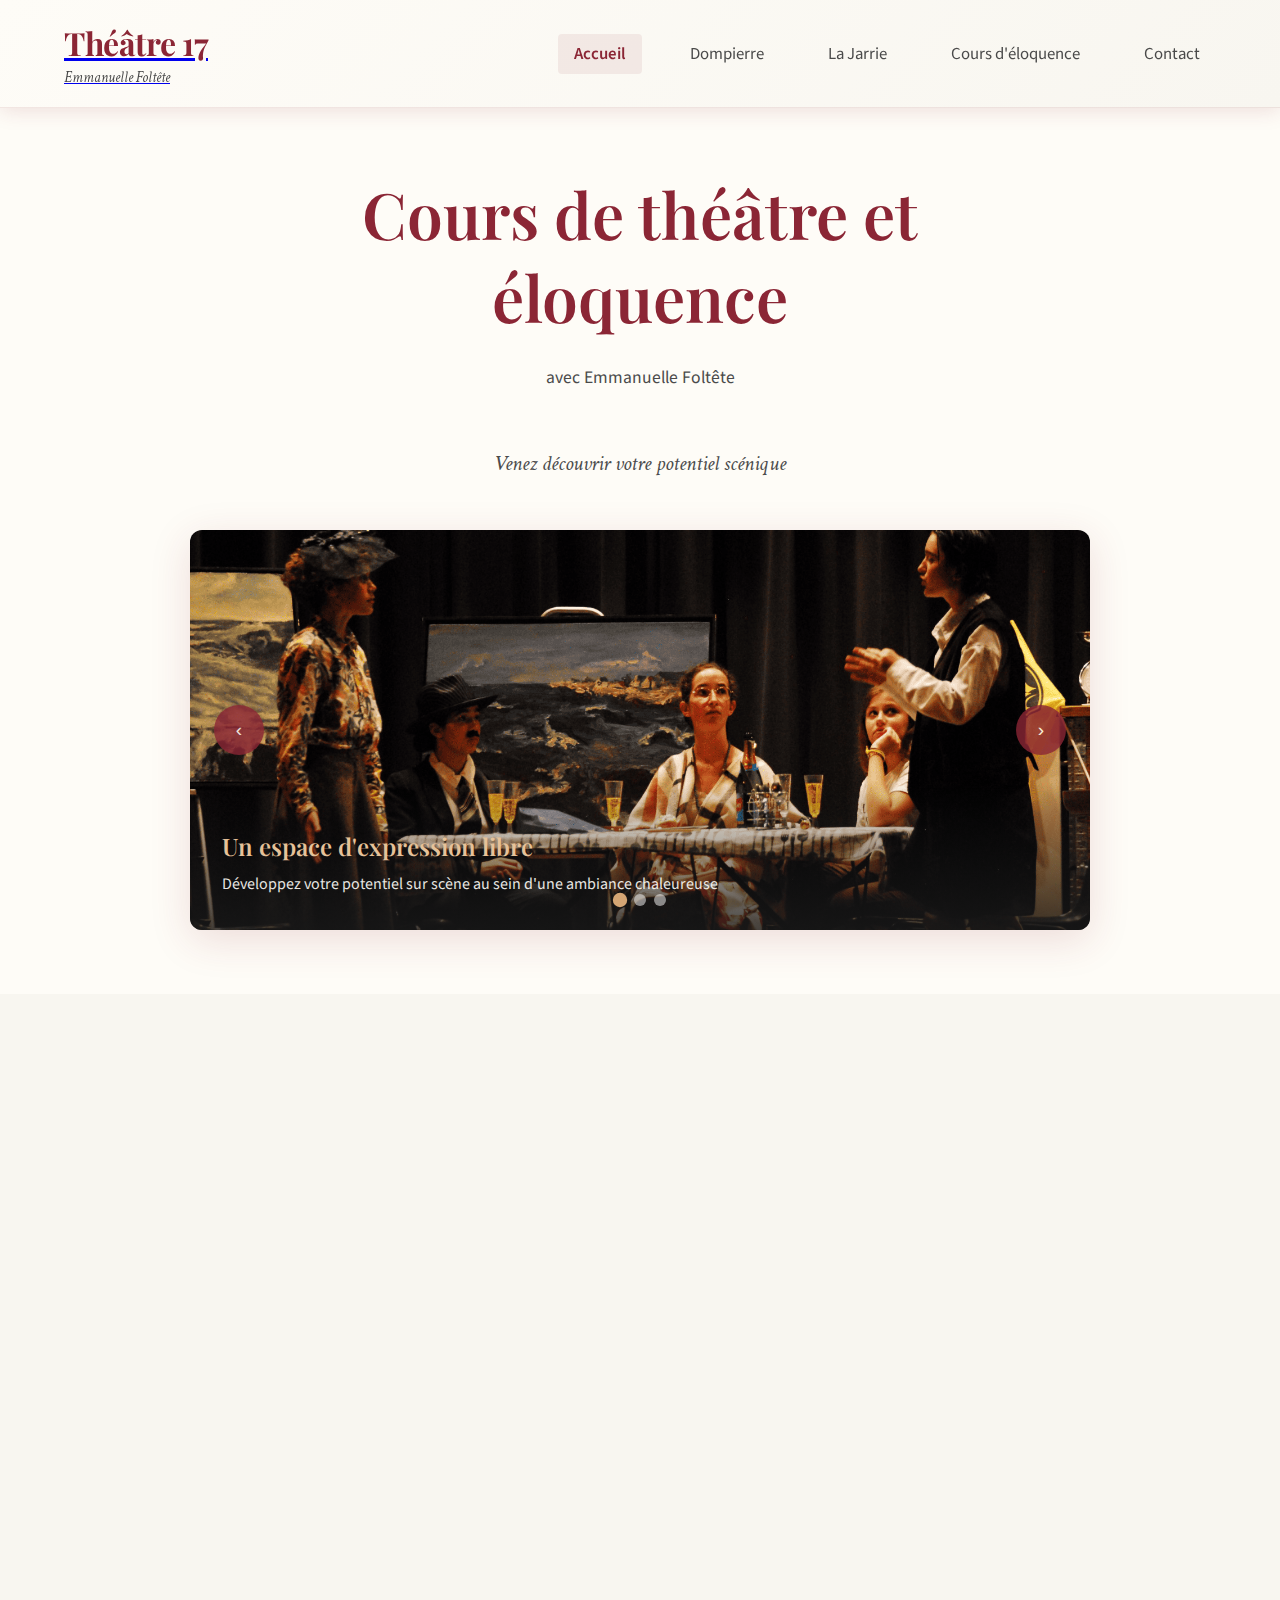
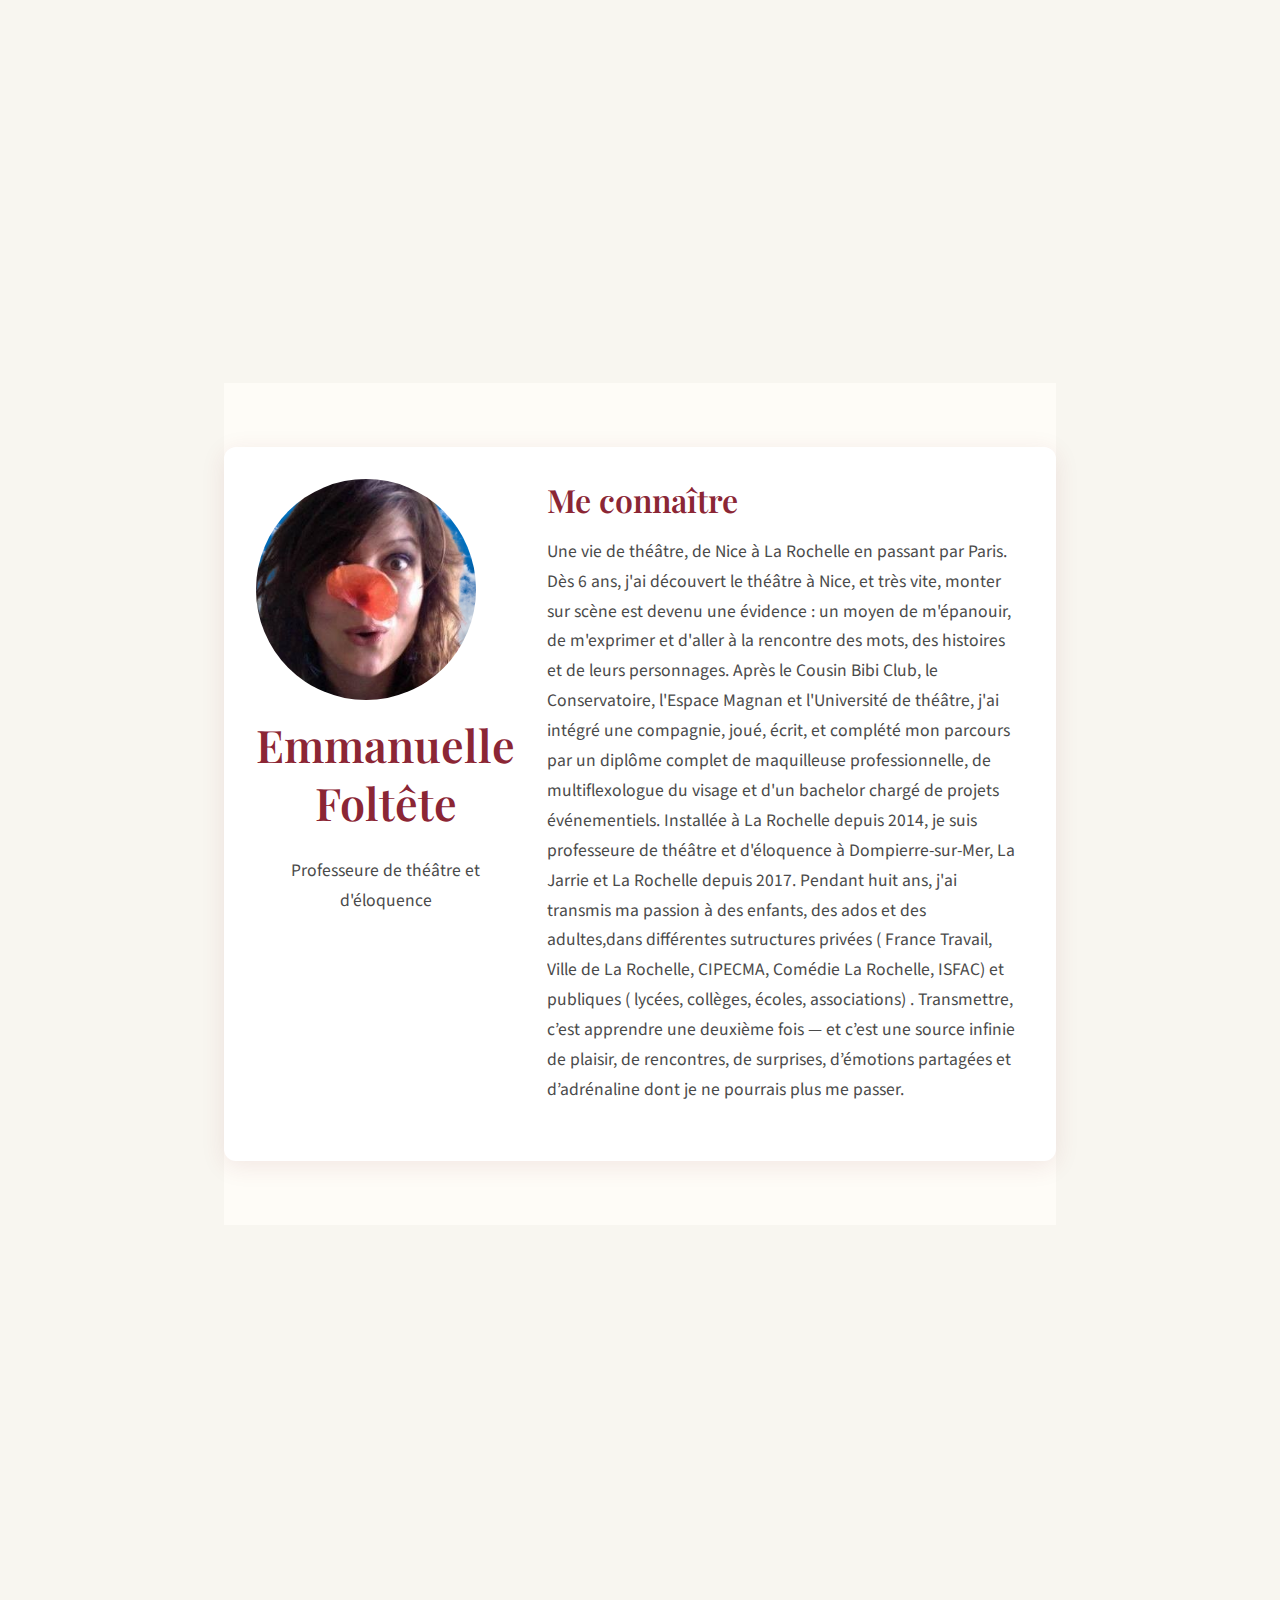
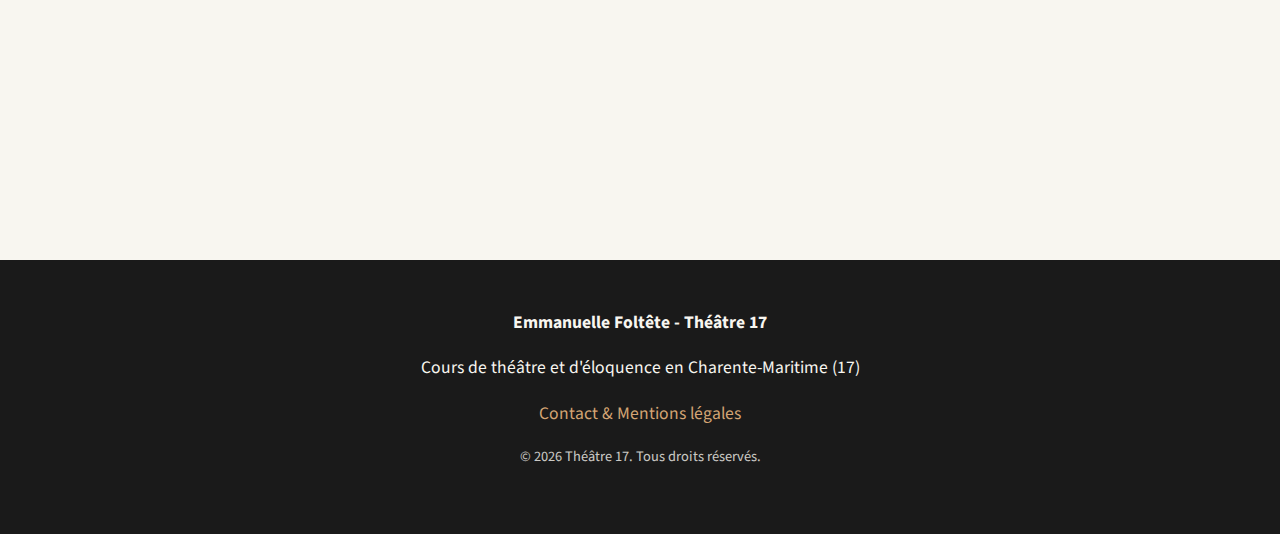
<file: index.html>
<!DOCTYPE html>
<html lang="fr">
<head>
    <meta charset="UTF-8">
    <meta name="viewport" content="width=device-width, initial-scale=1.0">
    <meta name="description" content="Cours de théâtre et d'éloquence avec Emmanuelle Foltête. Découvrez l'art du théâtre moderne à La Rochelle, Dompierre-sur-Mer, La Jarrie et alentours. Inscriptions ouvertes">
    <meta name="keywords" content="cours de théâtre La Rochelle, cours d'éloquence La Rochelle, théâtre Dompierre-sur-Mer, théâtre La Jarrie, théâtre Puilboreau, Emmanuelle Foltête, cours théâtre Charente-Maritime">
    <meta name="author" content="Emmanuelle Foltête">
    <meta name="robots" content="index, follow">	
    
    <!-- Open Graph -->
    <meta property="og:title" content="Théâtre 17 - Cours de théâtre et d'éloquence - Emmanuelle Foltête">
    <meta property="og:description" content="Découvrez l'art du théâtre moderne avec Emmanuelle Foltête. Cours pour tous niveaux à La Rochelle et environs.">
    <meta property="og:type" content="website">
    <meta property="og:url" content="https://theatre17.fr">
    
    <!-- Twitter Card -->
    <meta name="twitter:card" content="summary">
    <meta name="twitter:title" content="Théâtre 17 - Cours de théâtre et d'éloquence">
    <meta name="twitter:description" content="Cours de théâtre moderne avec Emmanuelle Foltête à La Rochelle et alentours.">
    
    <title>Théâtre 17 - Cours de théâtre et d'éloquence | Emmanuelle Foltête | La Rochelle</title>
    
    <!-- Favicon -->
    <link rel="apple-touch-icon" sizes="180x180" href="/favicon/apple-touch-icon.png">
    <link rel="icon" type="image/png" sizes="32x32" href="/favicon/favicon-32x32.png">
    <link rel="icon" type="image/png" sizes="16x16" href="/favicon/favicon-16x16.png">
    <link rel="manifest" href="/favicon/site.webmanifest">

    <!-- Fonts -->
    <link rel="preconnect" href="https://fonts.googleapis.com">
    <link rel="preconnect" href="https://fonts.gstatic.com" crossorigin>
    <link href="https://fonts.googleapis.com/css2?family=Playfair+Display:wght@400;600;700&family=Source+Sans+Pro:wght@300;400;600&family=Crimson+Text:ital,wght@0,400;0,600;1,400&display=swap" rel="stylesheet">
    
    <!-- Styles -->
    <link rel="stylesheet" href="css/style.css">
</head>
<body>
    <!-- Header -->
    <header>
        <div class="container">
            <div class="header-content">
                <a href="index.html" class="logo">
                    <span class="logo-text">Théâtre 17</span>
                    <span class="logo-subtitle">Emmanuelle Foltête</span>
                </a>
                
                <nav>
                    <button class="menu-toggle" aria-label="Menu">☰</button>
                    <ul>
                        <li><a href="index.html" class="active">Accueil</a></li>
                        <li><a href="dompierre.html">Dompierre</a></li>
                        <li><a href="la-jarrie.html">La Jarrie</a></li>
                        <li><a href="eloquence.html">Cours d'éloquence</a></li>
                        <li><a href="contact.html">Contact</a></li>
                    </ul>
                </nav>
            </div>
        </div>
    </header>

    <!-- Hero  -->
    <section class="hero">
        <div class="container">
            <div class="hero-content fade-in-up">
                <h1>Cours de théâtre et éloquence</h1>
				<p>avec Emmanuelle Foltête</p><br />
                <p class="subtitle">Venez découvrir votre potentiel scénique</p>
            </div>

    <!-- Carrousel -->
            
            <div class="carousel fade-in-up">
                <div class="carousel-inner">
                    <div class="carousel-item">
                        <img src="img/theatre1.png" alt="Scène de théâtre moderne avec éclairage chaleureux">
                        <div class="carousel-caption">
                            <h3>Un espace d'expression libre</h3>
                            <p>Développez votre potentiel sur scène au sein d'une ambiance chaleureuse</p>
                        </div>
                    </div>
                    <div class="carousel-item">
                        <img src="img/theatre2.png" alt="Cours de théâtre avec des élèves">
                        <div class="carousel-caption">
                            <h3>Apprentissage collectif</h3>
                            <p>Cours adaptés à tous âges et tous niveaux. Enfants comme adultes</p>
                        </div>
                    </div>
                    <div class="carousel-item">
                        <img src="img/theatre3.png" alt="Texte de théâtre artistique">
                        <div class="carousel-caption">
                            <h3>Compétences</h3>
                            <p>Vous maîtriserez les techniques de diction, expression et jeu scénique</p>
                        </div>
                    </div>
                </div>
                
                <div class="carousel-controls">
                    <button class="carousel-control prev" aria-label="Précédent">‹</button>
                    <button class="carousel-control next" aria-label="Suivant">›</button>
                </div>
                
                <div class="carousel-indicators">
                    <span class="indicator active" data-slide="0"></span>
                    <span class="indicator" data-slide="1"></span>
                    <span class="indicator" data-slide="2"></span>
                </div>
            </div>
        </div>
    </section>

    <!-- Section Présentation -->
    <section class="presentation">
        <div class="container">
            <div class="section-header animate-on-scroll">
                <h2>Théâtre 17</h2>
                <p>Venez explorer l'art dramatique à travers des cours adaptés à tous les niveaux, des débutants aux confirmés.</p>
            </div>
            
            <div class="cards-grid">
                <div class="card animate-on-scroll">
                    <div class="card-image">
                        <img src="img/theatre2.png" alt="Apprentissage du théâtre">
                    </div>
                    <div class="card-content">
                        <h3>Cours de théâtre</h3>
                        <p>Développez votre expressivité, votre présence scénique et votre créativité à travers des exercices pratiques et des mises en scène collectives.</p>
                        <p><strong>Lieux :</strong> Dompierre-sur-Mer, La Jarrie</p>
                        <a href="dompierre.html" class="btn">Découvrir Dompierre</a> <br/>
                        <a href="la-jarrie.html" class="btn btn-secondary">Découvrir La Jarrie</a>
                    </div>
                </div>
                
                <div class="card animate-on-scroll">
                    <div class="card-image">
                        <img src="img/eloquence.png" alt="Cours d'éloquence">
                    </div>
                    <div class="card-content">
                        <h3>Cours d'éloquence</h3>
                        <p>Maîtrisez l'art de la prise de parole en public. Apprenez à communiquer avec assurance et impact dans toutes les situations professionnelles et personnelles.</p>
                        <p><strong>Lieu :</strong> Dompierre-sur-Mer</p>
                        <a href="eloquence.html" class="btn">S'inscrire</a>
                    </div>
                </div>
                
                <div class="card animate-on-scroll">
                    <div class="card-image">
                        <img src="img/theatre1.png" alt="Ateliers théâtre">
                    </div>
                    <div class="card-content">
                        <h3>Ateliers thématiques</h3>
                        <p>Contactez-nous pour créer un atelier sur mesure : improvisation, travail du corps, voix, texte classique ou contemporain. Tout s'apprend !</p>
                        <p><strong>Public :</strong> Enfants, adolescents, adultes, débutants et confirmés</p>
                        <a href="contact.html" class="btn">Contact</a>
                    </div>
                </div>
            </div>
        </div>
    </section>

    
    <!--Bloc Présentation Emmanuelle Foltête -->
    <section class="bio-section">
        <article class="card bio-card">
            <div class="card-content">
                <div class="bio-card__title">   
                    <img class="bio-card__image" src="img/moi.png" alt="Portrait d’Emmanuelle Foltête, professeure de théâtre et d'éloquence à La Rochelle, Dompierre-sur-Mer et La Jarrie">

                    <h2>Emmanuelle Foltête</h2>
                    <p class="subtitle">Professeure de théâtre et d'éloquence</p>

                </div>

                <div class="bio-card__text">
                    <h3>Me connaître</h3>
                    <p>
                        Une vie de théâtre, de Nice à La Rochelle en passant par Paris. <br />
                        Dès 6 ans, j'ai découvert le théâtre à Nice, et très vite, monter sur scène est devenu une évidence : un moyen de m'épanouir, de m'exprimer et d'aller à la rencontre des mots, des histoires et de leurs personnages.
                        Après le Cousin Bibi Club, le Conservatoire, l'Espace Magnan et l'Université de théâtre, j'ai intégré une compagnie, joué, écrit, et complété mon parcours par un diplôme complet de maquilleuse professionnelle, de multiflexologue du visage et d'un bachelor chargé de projets événementiels.
                        Installée à La Rochelle depuis 2014, je suis professeure de théâtre et d'éloquence à Dompierre‑sur‑Mer, La Jarrie et La Rochelle depuis 2017. Pendant huit ans, j'ai transmis ma passion à des enfants, des ados et des adultes,dans différentes sutructures privées ( France Travail, Ville de La Rochelle, CIPECMA, Comédie La Rochelle, ISFAC)  et publiques ( lycées, collèges, écoles, associations) .
                        Transmettre, c’est apprendre une deuxième fois — et c’est une source infinie de plaisir, de rencontres, de surprises, d’émotions partagées et d’adrénaline dont je ne pourrais plus me passer.
                    </p>
                </div>
            </div>
        </article>
    </section>

    <!-- Section Valeurs -->
    <section class="valeurs">
        <div class="container">
            <div class="section-header animate-on-scroll">
                <h2>Nous rejoindre vous intéresse ?</h2>
                <p>Intégrez des cours avec l'humain au coeur de chaque séance. Faisant du développement personnel et du lien social notre première richesse.</p>
            </div>
            
            <div class="cards-grid">
                <div class="card animate-on-scroll">
                    <div class="card-content">
                        <h3>Confiance en soi</h3>
                        <p>Apprenez à vous exprimer avec assurance, développez votre présence et votre impact personnel. Le théâtre vous aide à surmonter la timidité et à oser vous montrer.</p>
                    </div>
                </div>
                
                <div class="card animate-on-scroll">
                    <div class="card-content">
                        <h3>Créativité</h3>
                        <p>Développez votre imagination et votre capacité à créer des personnages, des situations, des émotions. Explorez de nouvelles facettes de votre personnalité.</p>
                    </div>
                </div>
                
                <div class="card animate-on-scroll">
                    <div class="card-content">
                        <h3>Travail d'équipe</h3>
                        <p>Apprenez à écouter, à vous adapter, à collaborer. Le théâtre est une pratique collective qui forge des liens durables et développe l'empathie.</p>
                    </div>
                </div>
            </div>
        </div>
    </section>

    <!-- Footer -->
    <footer>
        <div class="container">
            <div class="footer-content">
                <p><strong>Emmanuelle Foltête - Théâtre 17</strong></p>
                <p>Cours de théâtre et d'éloquence en Charente-Maritime (17)</p>
                <p><a href="contact.html">Contact & Mentions légales</a></p>
                <p style="margin-top: 1rem; font-size: 0.9rem; opacity: 0.8;">
                    © 2026 Théâtre 17. Tous droits réservés.
                </p>
            </div>
        </div>
    </footer>

    <!-- Scripts -->
    <script src="js/main.js"></script>
</body>
</html>
</file>
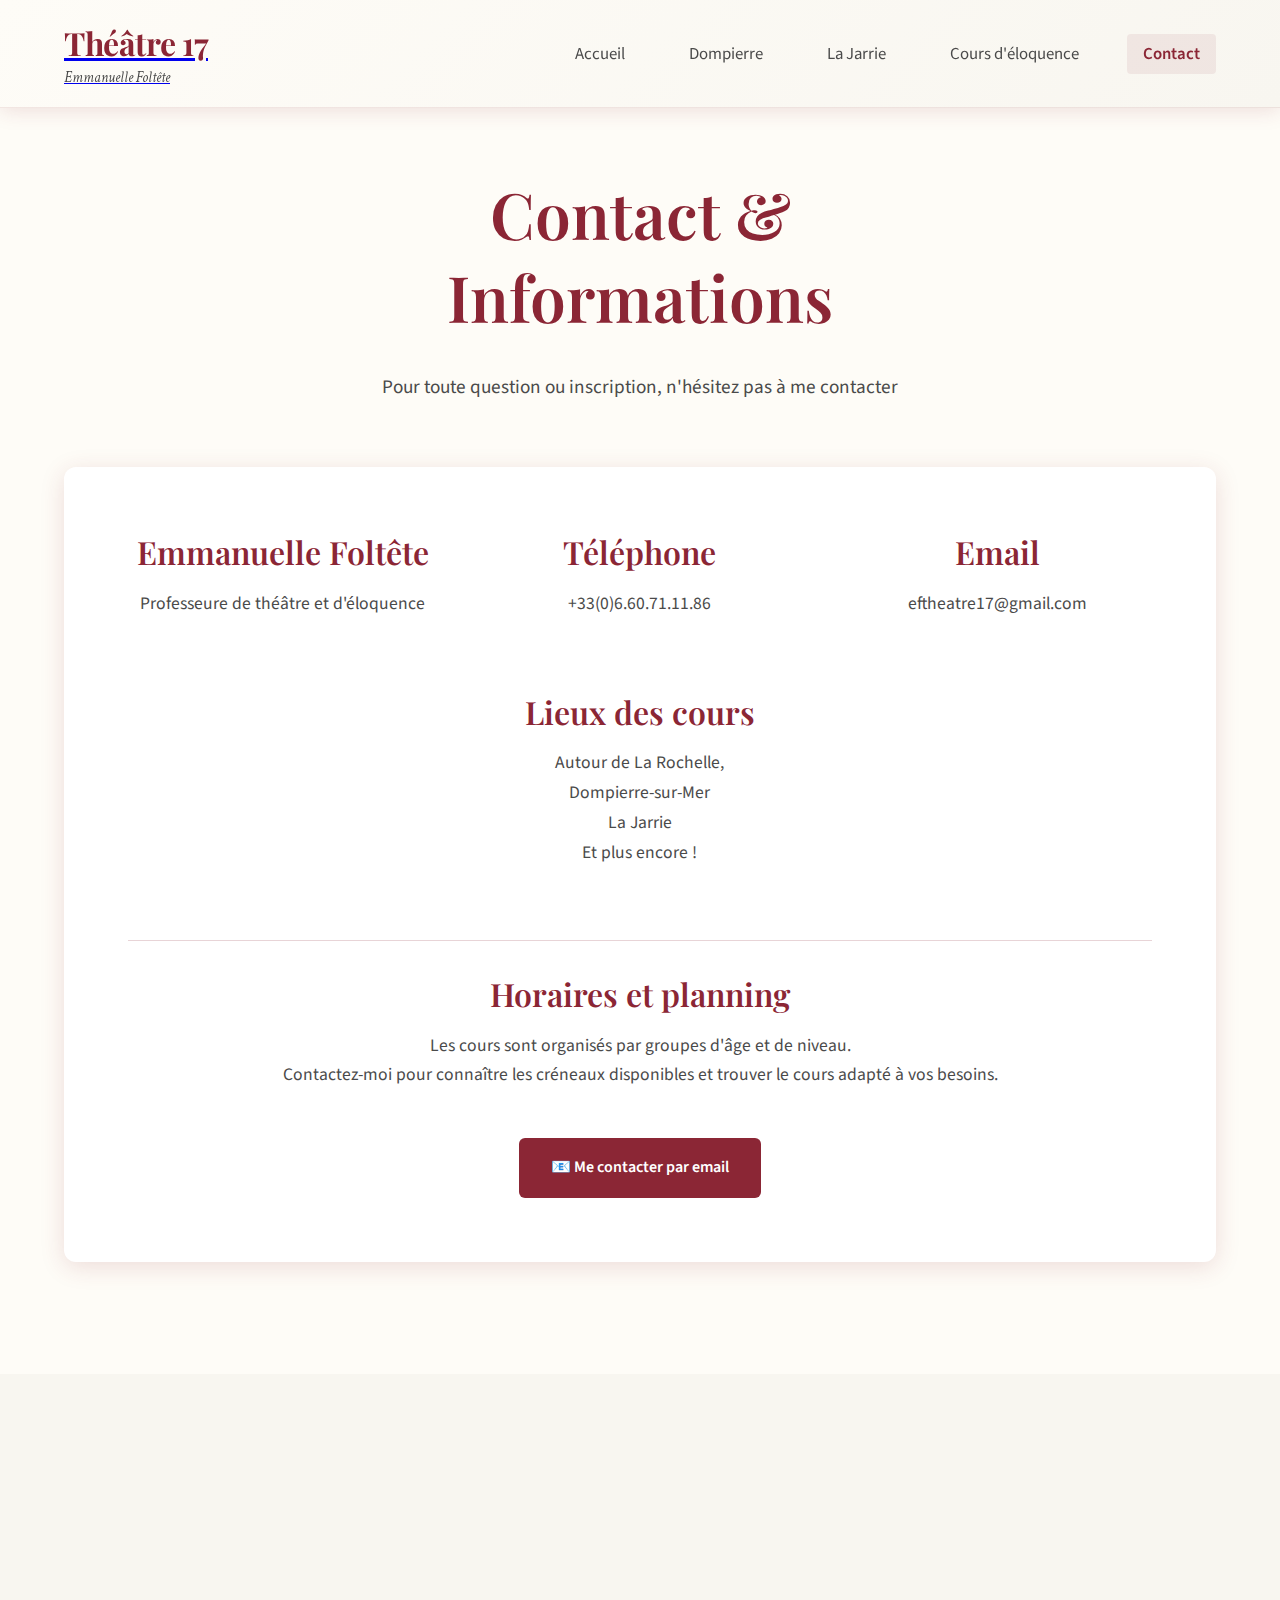
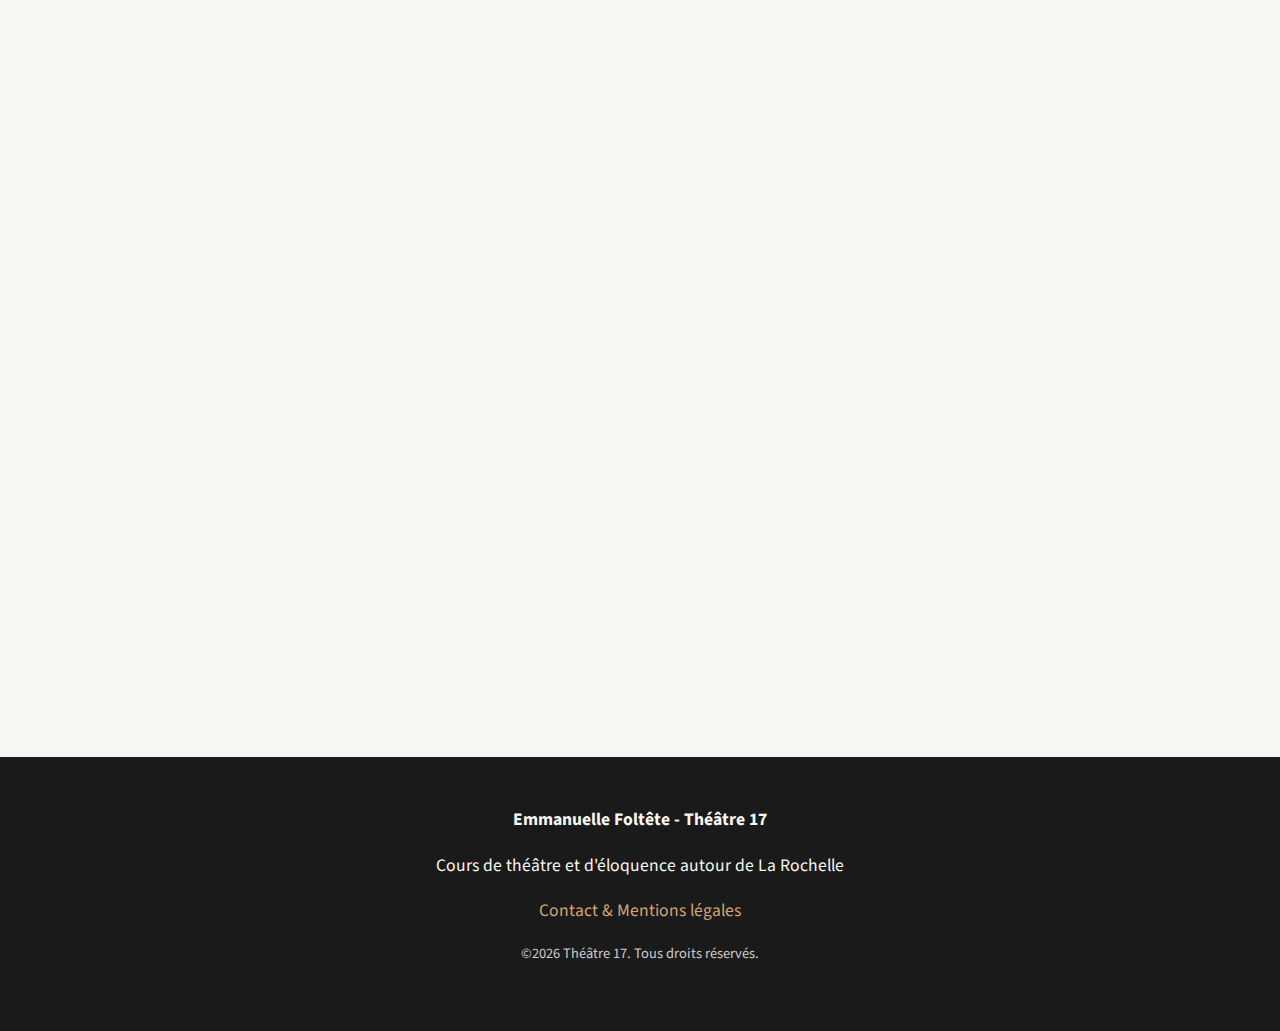
<file: contact.html>
<!DOCTYPE html>
<html lang="fr">
<head>
    <meta charset="UTF-8">
    <meta name="viewport" content="width=device-width, initial-scale=1.0">
    <meta name="description" content="Contactez Emmanuelle Foltête pour les cours de théâtre et d'éloquence autour de La Rochelle. Mentions légales du site Théâtre 17.">
    <meta name="keywords" content="contact Emmanuelle Foltête, cours théâtre La Rochelle contact, mentions légales theatre17">
    <meta name="author" content="Emmanuelle Foltête">
    <meta name="robots" content="index, follow">
    
    <!-- Open Graph -->
    <meta property="og:title" content="Contact & Mentions légales - Théâtre 17">
    <meta property="og:description" content="Contactez Emmanuelle Foltête pour les cours de théâtre et d'éloquence.">
    <meta property="og:type" content="website">
    <meta property="og:url" content="https://theatre17.fr/contact.html">
    
    <title>Contact & Mentions légales | Emmanuelle Foltête - Théâtre 17</title>
    
    <!-- Fonts -->
    <link rel="preconnect" href="https://fonts.googleapis.com">
    <link rel="preconnect" href="https://fonts.gstatic.com" crossorigin>
    <link href="https://fonts.googleapis.com/css2?family=Playfair+Display:wght@400;600;700&family=Source+Sans+Pro:wght@300;400;600&family=Crimson+Text:ital,wght@0,400;0,600;1,400&display=swap" rel="stylesheet">
    
    <!-- Styles -->
    <link rel="stylesheet" href="css/style.css">
</head>
<body>
    <!-- Header -->
    <header>
        <div class="container">
            <div class="header-content">
                <a href="index.html" class="logo">
                    <span class="logo-text">Théâtre 17</span>
                    <span class="logo-subtitle">Emmanuelle Foltête</span>
                </a>
                
                <nav>
                    <button class="menu-toggle" aria-label="Menu">☰</button>
                    <ul>
                        <li><a href="index.html">Accueil</a></li>
                        <li><a href="dompierre.html">Dompierre</a></li>
                        <li><a href="la-jarrie.html">La Jarrie</a></li>
                        <li><a href="eloquence.html">Cours d'éloquence</a></li>
                        <li><a href="contact.html" class="active">Contact</a></li>
                    </ul>
                </nav>
            </div>
        </div>
    </header>

    <!-- Contact Section -->
    <section style="padding: 4rem 0;">
        <div class="container">
            <div class="section-header animate-on-scroll">
                <h1>Contact & Informations</h1>
                <p>Pour toute question ou inscription, n'hésitez pas à me contacter</p>
            </div>
            
            <div class="contact-section animate-on-scroll">
                <div class="contact-info">
                    <div class="contact-item">
                        <h3>Emmanuelle Foltête</h3>
                        <p>Professeure de théâtre et d'éloquence</p>
                    </div>
                    
                    <div class="contact-item">
                        <h3>Téléphone</h3>
                        <p><a href="tel:+336660711186">+33(0)6.60.71.11.86</a></p>
                    </div>
                    
                    <div class="contact-item">
                        <h3>Email</h3>
                        <p><a href="mailto:eftheatre17@gmail.com">eftheatre17@gmail.com</a></p>
                    </div>
					
                    <div class="contact-item">
                        <h3></h3>
                        <p></p>
                    </div>
                    
                    <div class="contact-item">
                        <h3>Lieux des cours</h3>
                        <p>Autour de La Rochelle,<br>
                        Dompierre-sur-Mer<br>
                        La Jarrie<br>
						Et plus encore !</p>
                    </div>
                </div>
                
                <div style="text-align: center; margin-top: 3rem; padding-top: 2rem; border-top: 1px solid rgba(139, 38, 53, 0.2);">
                    <h3 style="margin-bottom: 1rem;">Horaires et planning</h3>
                    <p>Les cours sont organisés par groupes d'âge et de niveau. <br>
                    Contactez-moi pour connaître les créneaux disponibles et trouver le cours adapté à vos besoins.</p>
                    <a href="mailto:eftheatre17@gmail.com?subject=Demande d'information - Cours de théâtre" class="btn" style="margin-top: 1.5rem;">
                        📧 Me contacter par email
                    </a>
                </div>
            </div>
        </div>
    </section>

    <!-- Mentions Légales Section -->
    <section style="padding: 4rem 0; background: #f8f6f0;">
        <div class="container">
            <div class="section-header animate-on-scroll">
                <h2>Mentions légales</h2>
            </div>
            
            <div class="mentions-section animate-on-scroll">
                <h3>1. Éditeur du site</h3>
                <p>Le site internet <strong>theatre17.fr</strong> est édité par :</p>
                <p>
                    <strong>Emmanuelle Foltête</strong><br>
                    Professeure de théâtre et d'éloquence<br>
                    SIRET : 52107895600039<br>
                    Adresse : 17-19 rue de l'Atlas, 75019 Paris<br>
                    Téléphone : +33(0)6.60.71.11.86<br>
                    Email : eftheatre17@gmail.com
                </p>

                <h3>2. Hébergement</h3>
                <p>Le site est hébergé par :</p>
                <p>
					Le site <strong>theatre17.fr</strong> est hébergé par GitHub Pages, service de GitHub, Inc., situé au 88 3rd Street, San Francisco, CA 94103, États-Unis.<br>
					Le nom de domaine <strong>theatre17.fr</strong> est hébergé par GoDaddy.com, LLC, situé au 2150 East Warner Road, Tempe, AZ 85284, États-Unis.<br>
					Dir. de publication : Emmanuelle Foltete.<br>

                    FOLTETE EMMANUELLE SOPHIE<br>
                    17-19 rue de l'Atlas, 75019 Paris<br>
                </p>

                <h3>3. Propriété intellectuelle</h3>
                <p>
                    L'ensemble des contenus présents sur ce site (textes, images, logos, vidéos) est la propriété exclusive d'Emmanuelle Foltête ou de ses partenaires, sauf mention contraire.
                    Toute reproduction, distribution, modification ou extraction partielle ou complète du contenu de ce site est strictement interdite sans autorisation écrite préalable.
                </p>

                <h3>4. Collecte de données personnelles</h3>
                <p>
                    Conformément au Règlement Général sur la Protection des Données (RGPD), nous nous engageons à protéger les données personnelles collectées via ce site ou via les formulaires Google Forms intégrés.
                </p>
                <p>
                    Les données collectées (nom, prénom, email, téléphone) sont utilisées exclusivement dans le cadre de l'organisation des cours de théâtre et d'éloquence.
                    Elles ne sont en aucun cas cédées à des tiers.
                </p>
                <p>
                    Vous disposez d'un droit d'accès, de rectification, de suppression et de portabilité de vos données, ainsi que d'un droit d'opposition et de limitation du traitement.
                    Pour exercer ces droits, contactez-nous à l'adresse : eftheatre17@gmail.com
                </p>

                <h3>5. Cookies</h3>
                <p>
                    Ce site utilise des cookies nécessaires à son fonctionnement (navigation, préférences). Aucun cookie publicitaire ou de traçage n'est utilisé.
                    En naviguant sur ce site, vous acceptez l'utilisation de ces cookies.
                </p>

                <h3>6. Liens externes</h3>
                <p>
                    Le site peut contenir des liens vers des sites tiers. Emmanuelle Foltête décline toute responsabilité quant au contenu de ces sites externes.
                </p>

                <h3>7. Limitation de responsabilité</h3>
                <p>
                    Emmanuelle Foltête s'efforce de fournir des informations exactes et à jour sur ce site, mais ne peut garantir l'exactitude, la précision ou l'exhaustivité des informations mises à disposition.
                    L'utilisateur est invité à vérifier les informations auprès de l'éditeur.
                </p>

                <h3>8. Droit applicable</h3>
                <p>
                    Les présentes mentions légales sont soumises au droit français. En cas de litige, les tribunaux français seront seuls compétents.
                </p>

                <h3>9. Contact</h3>
                <p>
                    Pour toute question concernant ces mentions légales ou le site, vous pouvez nous contacter :<br>
                    📧 Email : <a href="mailto:eftheatre17@gmail.com">eftheatre17@gmail.com</a><br>
                    📞 Téléphone : <a href="tel:+33660711186">+33(0)6.60.71.11.86</a>
                </p>

                <p style="margin-top: 3rem; padding-top: 2rem; border-top: 1px solid rgba(139, 38, 53, 0.2); font-size: 0.9rem; color: #666; text-align: center;">
                    <em>Dernière mise à jour : 1er janvier 2026</em>
                </p>
            </div>
        </div>
    </section>

    <!-- Footer -->
    <footer>
        <div class="container">
            <div class="footer-content">
                <p><strong>Emmanuelle Foltête - Théâtre 17</strong></p>
                <p>Cours de théâtre et d'éloquence autour de La Rochelle</p>
                <p><a href="contact.html">Contact & Mentions légales</a></p>
                <p style="margin-top: 1rem; font-size: 0.9rem; opacity: 0.8;">
                    ©2026 Théâtre 17. Tous droits réservés.
                </p>
            </div>
        </div>
    </footer>

    <!-- Scripts -->
    <script src="js/main.js"></script>
</body>
</html>
</file>
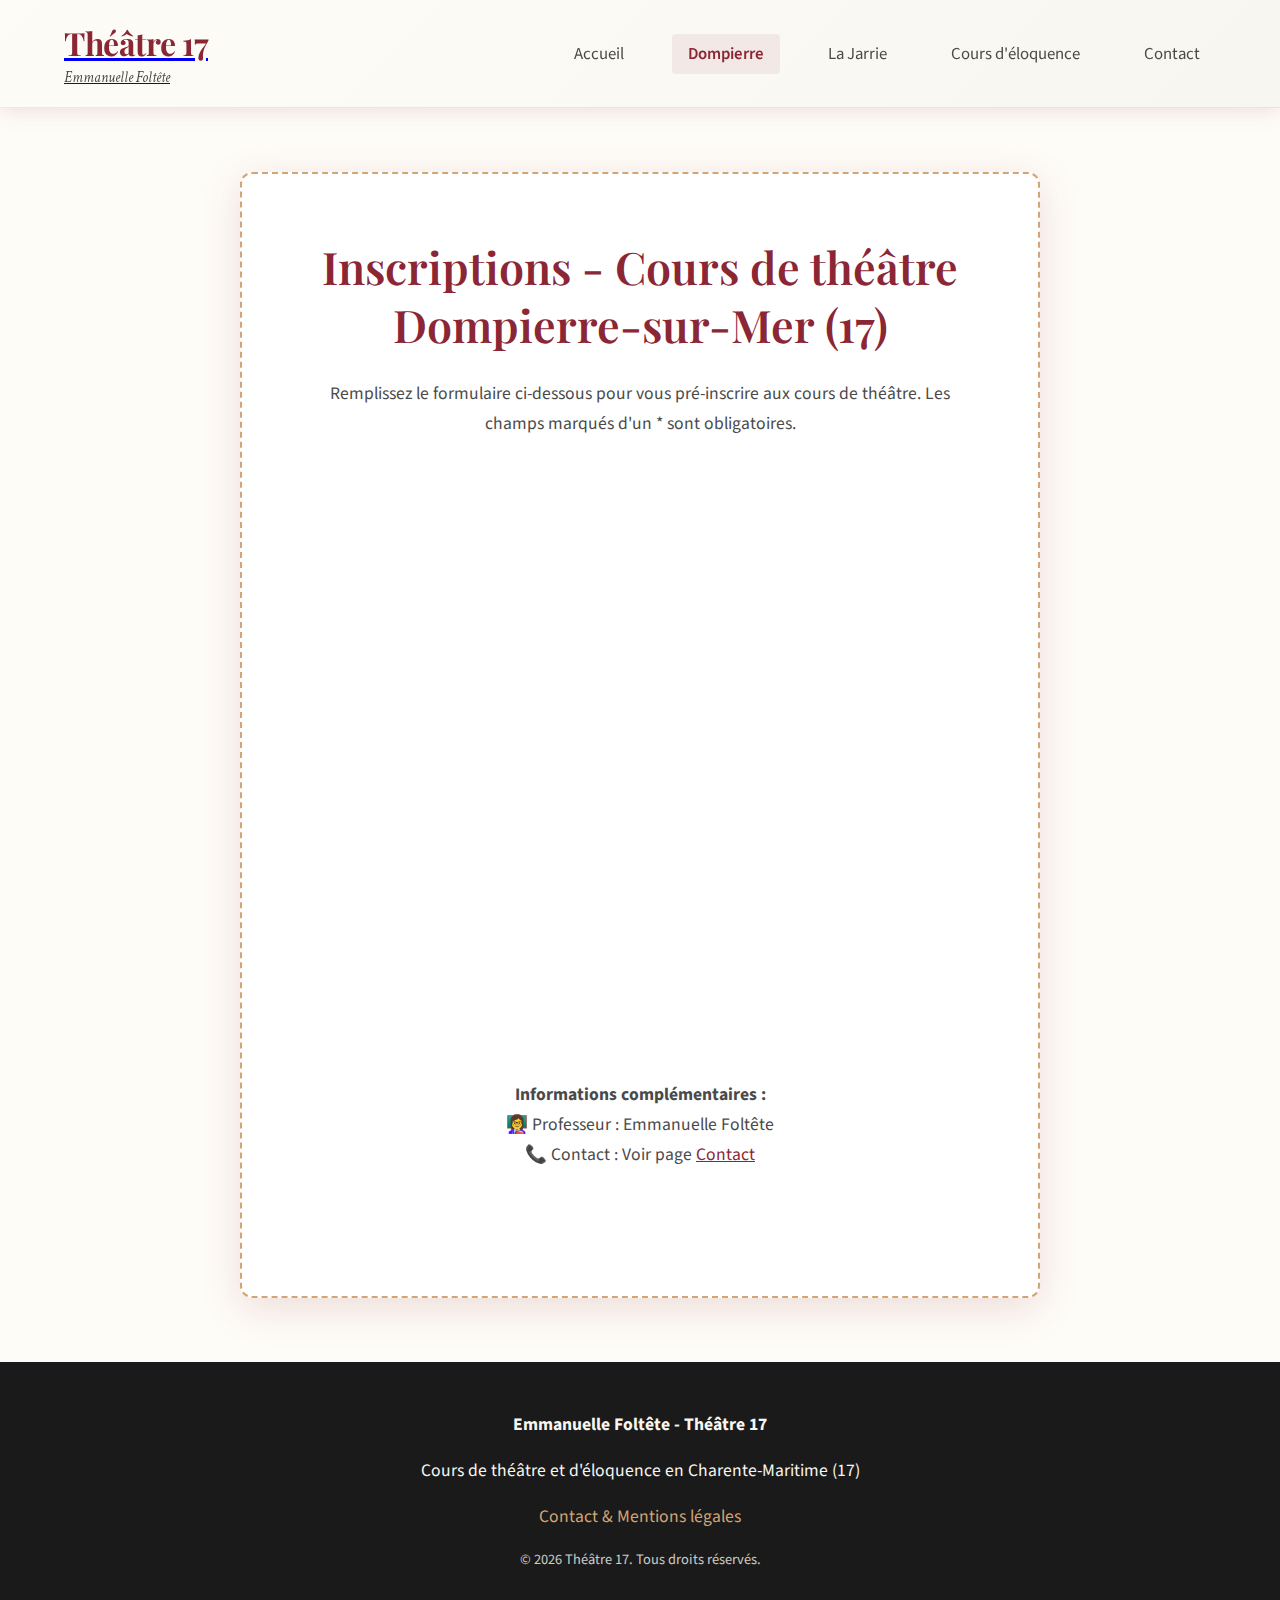
<file: dompierre.html>
<!DOCTYPE html>
<html lang="fr">
<head>
    <meta charset="UTF-8">
    <meta name="viewport" content="width=device-width, initial-scale=1.0">
    <meta name="description" content="Inscriptions aux cours de théâtre à Dompierre-sur-Mer avec Emmanuelle Foltête. Rejoignez nos ateliers théâtre dans un cadre chaleureux et professionnel.">
    <meta name="keywords" content="cours théâtre Dompierre-sur-Mer, inscription théâtre Dompierre, Emmanuelle Foltête Dompierre, atelier théâtre 17">
    <meta name="author" content="Emmanuelle Foltête">
    <meta name="robots" content="index, follow">
    
    <!-- Open Graph -->
    <meta property="og:title" content="Cours de théâtre Dompierre-sur-Mer - Inscriptions">
    <meta property="og:description" content="Inscrivez-vous aux cours de théâtre à Dompierre-sur-Mer avec Emmanuelle Foltête.">
    <meta property="og:type" content="website">
    <meta property="og:url" content="https://theatre17.fr/dompierre.html">
    
    <title>Cours de théâtre Dompierre-sur-Mer - Inscriptions | Emmanuelle Foltête</title>
    
    <!-- Fonts -->
    <link rel="preconnect" href="https://fonts.googleapis.com">
    <link rel="preconnect" href="https://fonts.gstatic.com" crossorigin>
    <link href="https://fonts.googleapis.com/css2?family=Playfair+Display:wght@400;600;700&family=Source+Sans+Pro:wght@300;400;600&family=Crimson+Text:ital,wght@0,400;0,600;1,400&display=swap" rel="stylesheet">
    
    <!-- Styles -->
    <link rel="stylesheet" href="css/style.css">
</head>
<body>
    <!-- Header -->
    <header>
        <div class="container">
            <div class="header-content">
                <a href="index.html" class="logo">
                    <span class="logo-text">Théâtre 17</span>
                    <span class="logo-subtitle">Emmanuelle Foltête</span>
                </a>
                
                <nav>
                    <button class="menu-toggle" aria-label="Menu">☰</button>
                    <ul>
                        <li><a href="index.html">Accueil</a></li>
                        <li><a href="dompierre.html" class="active">Dompierre</a></li>
                        <li><a href="la-jarrie.html">La Jarrie</a></li>
                        <li><a href="eloquence.html">Cours d'éloquence</a></li>
                        <li><a href="contact.html">Contact</a></li>
                    </ul>
                </nav>
            </div>
        </div>
    </header>

    <!-- Page Formulaire -->
    <section class="form-page">
        <div class="container">
            <div class="form-container">
                <div class="form-placeholder fade-in-up">
                    <h2>Inscriptions - Cours de théâtre<br />Dompierre-sur-Mer (17)</h2>
                    <p>Remplissez le formulaire ci-dessous pour vous pré-inscrire aux cours de théâtre. Les champs marqués d'un * sont obligatoires.</p>
					<iframe src="https://docs.google.com/forms/d/e/1FAIpQLScKDcb_SrY0PC1o8ZYGPuqf2GlbtAkU0VJZ6r3TB3fWLIXnVg/viewform?embedded=true" width="100%" height="600" frameborder="0" marginheight="0" marginwidth="0">Chargement…</iframe
                    
                    <p style="font-size: 0.9rem; color: #666; margin-top: 2rem;">
                        <strong>Informations complémentaires :</strong><br>
                        👩‍🏫 Professeur : Emmanuelle Foltête<br>
                        📞 Contact : Voir page <a href="contact.html" style="color: #8B2635;">Contact</a><br><br>
                    </p>
                </div>
            </div>
        </div>
    </section>

    <!-- Footer -->
    <footer>
        <div class="container">
            <div class="footer-content">
                <p><strong>Emmanuelle Foltête - Théâtre 17</strong></p>
                <p>Cours de théâtre et d'éloquence en Charente-Maritime (17)</p>
                <p><a href="contact.html">Contact & Mentions légales</a></p>
                <p style="margin-top: 1rem; font-size: 0.9rem; opacity: 0.8;">
                    © 2026 Théâtre 17. Tous droits réservés.
                </p>
            </div>
        </div>
    </footer>

    <!-- Scripts -->
    <script src="js/main.js"></script>
</body>
</html>
</file>
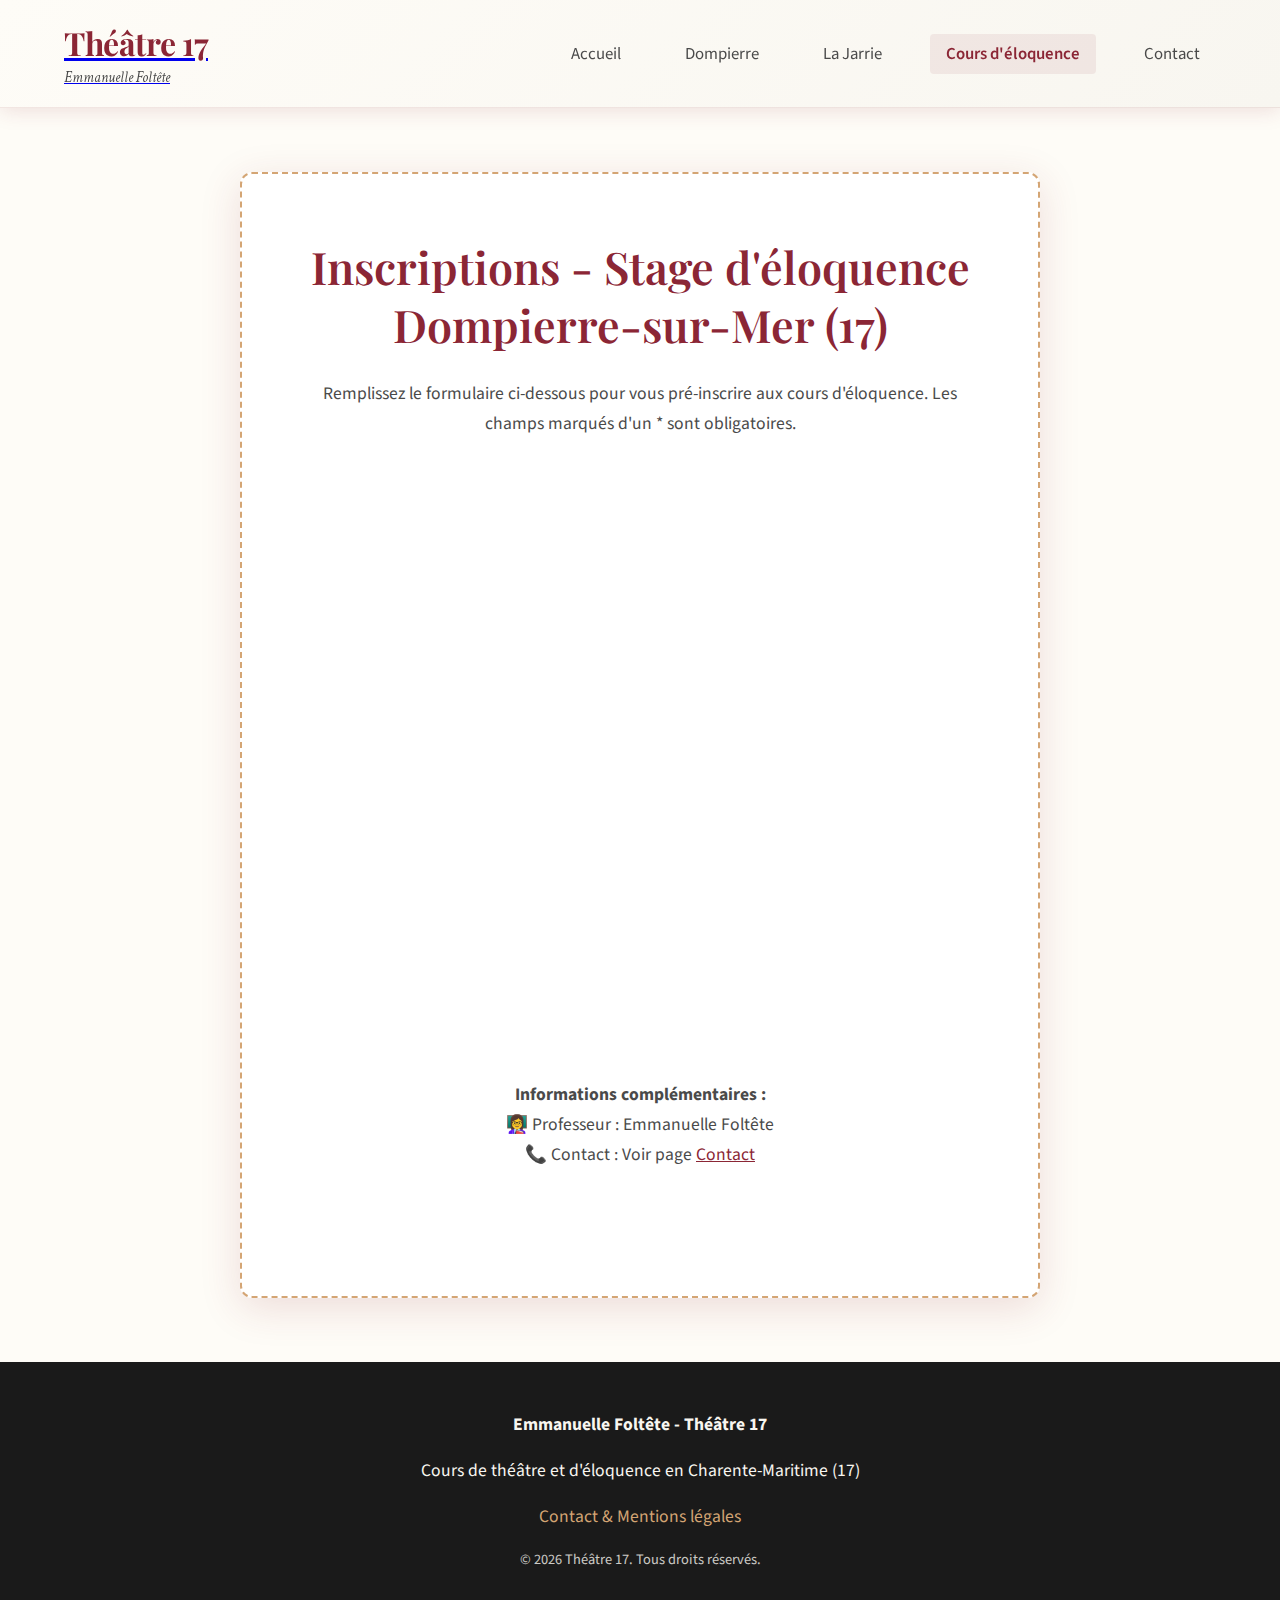
<file: eloquence.html>
<!DOCTYPE html>
<html lang="fr">
<head>
    <meta charset="UTF-8">
    <meta name="viewport" content="width=device-width, initial-scale=1.0">
    <meta name="description" content="Inscriptions aux cours d'éloquence à La Rochelle avec Emmanuelle Foltête. Apprenez l'art de la prise de parole en public avec assurance.">
    <meta name="keywords" content="cours éloquence La Rochelle, cours prise de parole La Rochelle, formation éloquence Charente-Maritime, Emmanuelle Foltête éloquence">
    <meta name="author" content="Emmanuelle Foltête">
    <meta name="robots" content="index, follow">
    
    <!-- Open Graph -->
    <meta property="og:title" content="Stage d'éloquence - Inscriptions">
    <meta property="og:description" content="Inscrivez-vous aux cours d'éloquence à La Rochelle avec Emmanuelle Foltête. Maîtrisez l'art de la prise de parole.">
    <meta property="og:type" content="website">
    <meta property="og:url" content="https://theatre17.fr/eloquence.html">
    
    <title>Cours d'éloquence - Préinscription | Emmanuelle Foltête</title>
    
    <!-- Favicon -->
    <link rel="apple-touch-icon" sizes="180x180" href="/apple-touch-icon.png">
    <link rel="icon" type="image/png" sizes="32x32" href="/favicon-32x32.png">
    <link rel="icon" type="image/png" sizes="16x16" href="/favicon-16x16.png">
    <link rel="manifest" href="/site.webmanifest">

    <!-- Fonts -->
    <link rel="preconnect" href="https://fonts.googleapis.com">
    <link rel="preconnect" href="https://fonts.gstatic.com" crossorigin>
    <link href="https://fonts.googleapis.com/css2?family=Playfair+Display:wght@400;600;700&family=Source+Sans+Pro:wght@300;400;600&family=Crimson+Text:ital,wght@0,400;0,600;1,400&display=swap" rel="stylesheet">
    
    <!-- Styles -->
    <link rel="stylesheet" href="css/style.css">
</head>
<body>
    <!-- Header -->
    <header>
        <div class="container">
            <div class="header-content">
                <a href="index.html" class="logo">
                    <span class="logo-text">Théâtre 17</span>
                    <span class="logo-subtitle">Emmanuelle Foltête</span>
                </a>
                
                <nav>
                    <button class="menu-toggle" aria-label="Menu">☰</button>
                    <ul>
                        <li><a href="index.html">Accueil</a></li>
                        <li><a href="dompierre.html">Dompierre</a></li>
                        <li><a href="la-jarrie.html">La Jarrie</a></li>
                        <li><a href="eloquence.html" class="active">Cours d'éloquence</a></li>
                        <li><a href="contact.html">Contact</a></li>
                    </ul>
                </nav>
            </div>
        </div>
    </header>

    <!-- Page Formulaire -->
    <section class="form-page">
        <div class="container">
            <div class="form-container">
                <div class="form-placeholder fade-in-up">
                    <h2>Inscriptions - Stage d'éloquence<br />Dompierre-sur-Mer (17)</h2>
                    <p>Remplissez le formulaire ci-dessous pour vous pré-inscrire aux cours d'éloquence. Les champs marqués d'un * sont obligatoires.</p>
					<iframe src="https://docs.google.com/forms/d/e/1FAIpQLSekTxzmU3o4qataYryi6I_Kkjj0RHyLbMBeatTYdtPjiJEEjQ/viewform?embedded=true" width="100%" height="600" frameborder="0" marginheight="0" marginwidth="0">Chargement…</iframe
                    
                    <p style="font-size: 0.9rem; color: #666; margin-top: 2rem;">
                        <strong>Informations complémentaires :</strong><br>
                        👩‍🏫 Professeur : Emmanuelle Foltête<br>
                        📞 Contact : Voir page <a href="contact.html" style="color: #8B2635;">Contact</a><br><br>
                    </p>
                </div>
            </div>
        </div>
    </section>

    <!-- Footer -->
    <footer>
        <div class="container">
            <div class="footer-content">
                <p><strong>Emmanuelle Foltête - Théâtre 17</strong></p>
                <p>Cours de théâtre et d'éloquence en Charente-Maritime (17)</p>
                <p><a href="contact.html">Contact & Mentions légales</a></p>
                <p style="margin-top: 1rem; font-size: 0.9rem; opacity: 0.8;">
                    © 2026 Théâtre 17. Tous droits réservés.
                </p>
            </div>
        </div>
    </footer>

    <!-- Scripts -->
    <script src="js/main.js"></script>
</body>
</html>
</file>
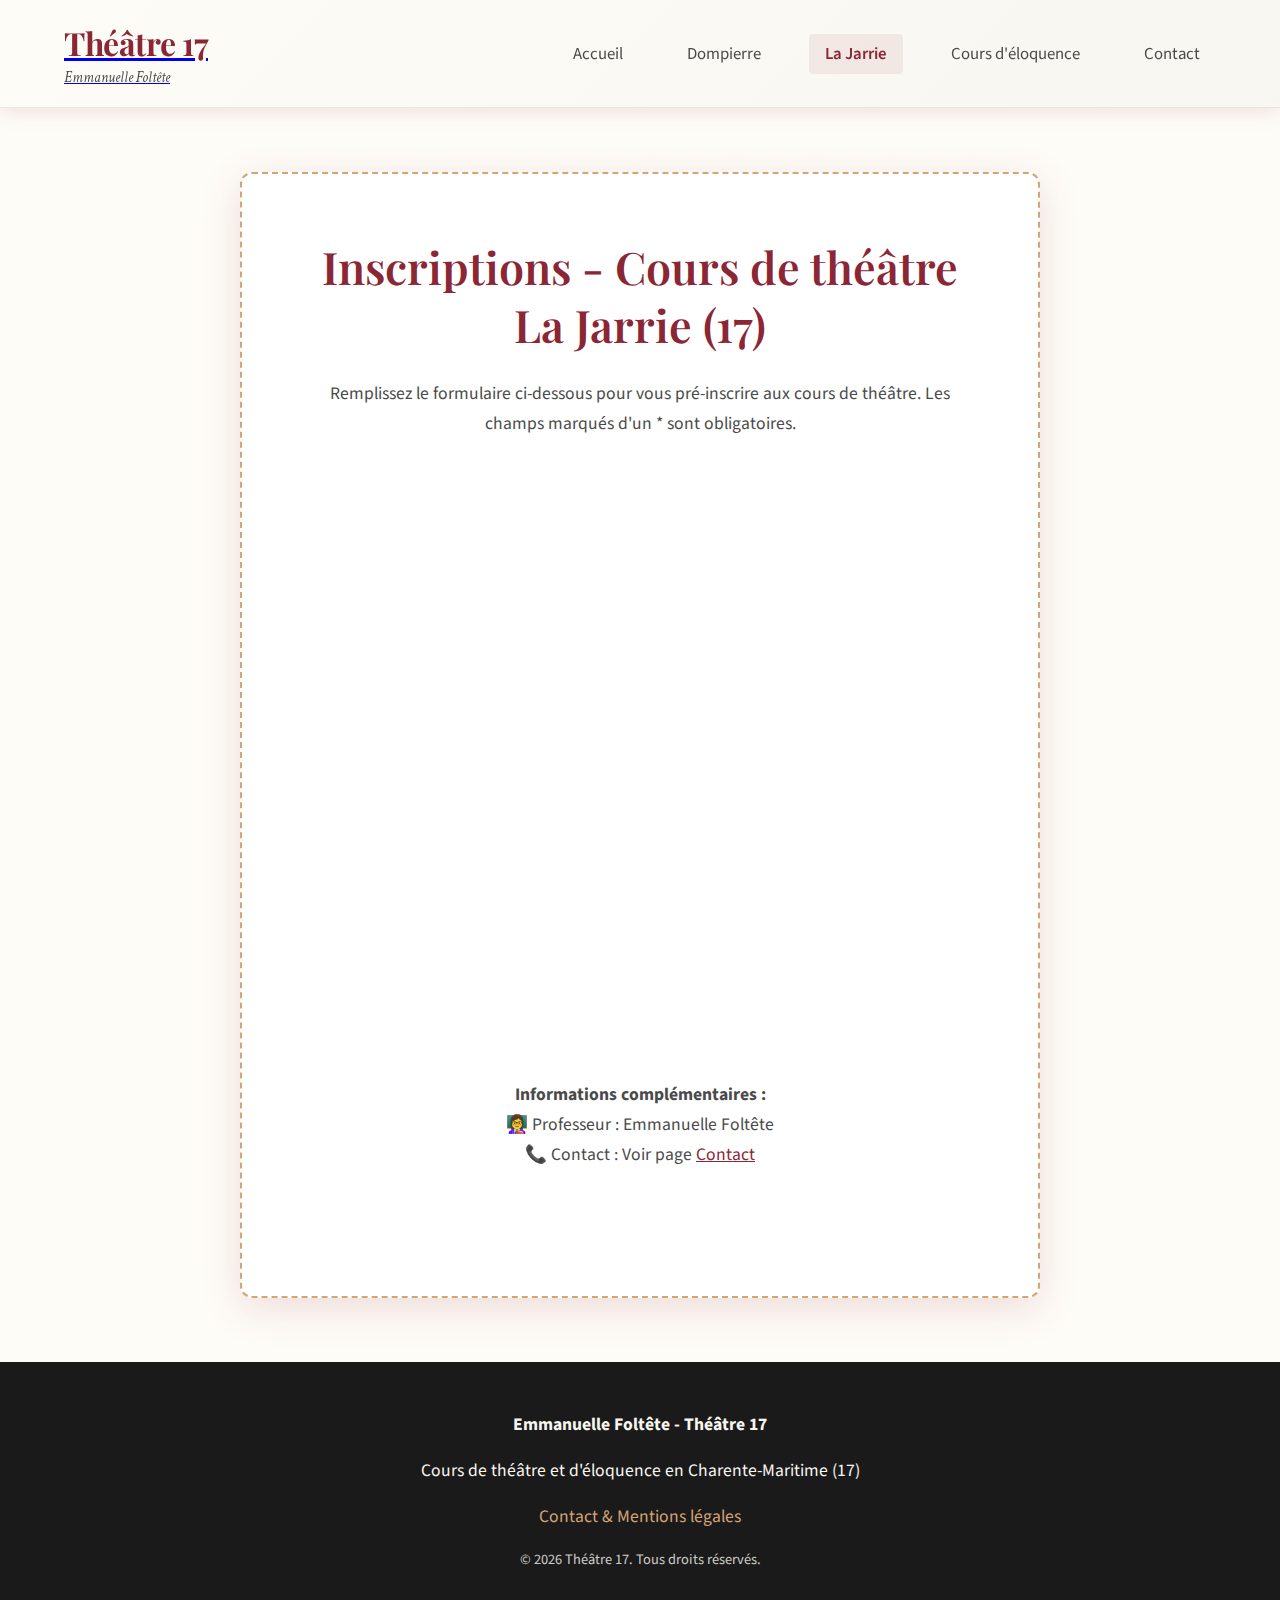
<file: la-jarrie.html>
<!DOCTYPE html>
<html lang="fr">
<head>
    <meta charset="UTF-8">
    <meta name="viewport" content="width=device-width, initial-scale=1.0">
    <meta name="description" content="Inscriptions aux cours de théâtre à La Jarrie avec Emmanuelle Foltête. Rejoignez nos ateliers théâtre dans un cadre chaleureux et professionnel.">
    <meta name="keywords" content="cours théâtre La Jarrie, inscription théâtre La Jarrie, Emmanuelle Foltête La Jarrie, atelier théâtre 17">
    <meta name="author" content="Emmanuelle Foltête">
    <meta name="robots" content="index, follow">
    
    <!-- Open Graph -->
    <meta property="og:title" content="Cours de théâtre La Jarrie - Inscriptions">
    <meta property="og:description" content="Inscrivez-vous aux cours de théâtre à La Jarrie avec Emmanuelle Foltête.">
    <meta property="og:type" content="website">
    <meta property="og:url" content="https://theatre17.fr/la-jarrie.html">
    
    <title>Cours de théâtre La Jarrie - Inscriptions | Emmanuelle Foltête</title>
    
    <!-- Favicon -->
    <link rel="apple-touch-icon" sizes="180x180" href="favicon/apple-touch-icon.png">
    <link rel="icon" type="image/png" sizes="32x32" href="favicon/favicon-32x32.png">
    <link rel="icon" type="image/png" sizes="16x16" href="favicon/favicon-16x16.png">
    <link rel="manifest" href="favicon/site.webmanifest">

    <!-- Fonts -->
    <link rel="preconnect" href="https://fonts.googleapis.com">
    <link rel="preconnect" href="https://fonts.gstatic.com" crossorigin>
    <link href="https://fonts.googleapis.com/css2?family=Playfair+Display:wght@400;600;700&family=Source+Sans+Pro:wght@300;400;600&family=Crimson+Text:ital,wght@0,400;0,600;1,400&display=swap" rel="stylesheet">
    
    <!-- Styles -->
    <link rel="stylesheet" href="css/style.css">
</head>
<body>
    <!-- Header -->
    <header>
        <div class="container">
            <div class="header-content">
                <a href="index.html" class="logo">
                    <span class="logo-text">Théâtre 17</span>
                    <span class="logo-subtitle">Emmanuelle Foltête</span>
                </a>
                
                <nav>
                    <button class="menu-toggle" aria-label="Menu">☰</button>
                    <ul>
                        <li><a href="index.html">Accueil</a></li>
                        <li><a href="dompierre.html">Dompierre</a></li>
                        <li><a href="la-jarrie.html" class="active">La Jarrie</a></li>
                        <li><a href="eloquence.html">Cours d'éloquence</a></li>
                        <li><a href="contact.html">Contact</a></li>
                    </ul>
                </nav>
            </div>
        </div>
    </header>

    <!-- Page Formulaire -->
    <section class="form-page">
        <div class="container">
            <div class="form-container">
                <div class="form-placeholder fade-in-up">
                    <h2>Inscriptions - Cours de théâtre<br />La Jarrie (17)</h2>
                    <p>Remplissez le formulaire ci-dessous pour vous pré-inscrire aux cours de théâtre. Les champs marqués d'un * sont obligatoires.</p>
					<iframe src="https://docs.google.com/forms/d/e/1FAIpQLScvHYkUNA4O41ntUlU8HxDPsQ_0CJb5WE-u8Gjla2vjPShoWw/viewform?embedded=true" width="100%" height="600" frameborder="0" marginheight="0" marginwidth="0">Chargement…</iframe
                    
                    <p style="font-size: 0.9rem; color: #666; margin-top: 2rem;">
                        <strong>Informations complémentaires :</strong><br>
                        👩‍🏫 Professeur : Emmanuelle Foltête<br>
                        📞 Contact : Voir page <a href="contact.html" style="color: #8B2635;">Contact</a><br><br>
                    </p>
                </div>
            </div>
        </div>
    </section>

    <!-- Footer -->
    <footer>
        <div class="container">
            <div class="footer-content">
                <p><strong>Emmanuelle Foltête - Théâtre 17</strong></p>
                <p>Cours de théâtre et d'éloquence en Charente-Maritime (17)</p>
                <p><a href="contact.html">Contact & Mentions légales</a></p>
                <p style="margin-top: 1rem; font-size: 0.9rem; opacity: 0.8;">
                    © 2026 Théâtre 17. Tous droits réservés.
                </p>
            </div>
        </div>
    </footer>

    <!-- Scripts -->
    <script src="js/main.js"></script>
</body>
</html>
</file>
<file: css/style.css>
/* ========================================
   THEATRE 17 - Design Moderne & Chaleureux
   ======================================== */

/* Reset et base */
* {
    margin: 0;
    padding: 0;
    box-sizing: border-box;
}

:root {
    /* Palette de couleurs chaleureuse */
    --bordeaux: #8B2635;
    --bordeaux-clair: #A64452;
    --bordeaux-fonce: #6B1E2A;
    --doré: #D4A574;
    --doré-clair: #E6C299;
    --ivoire: #F8F6F0;
    --blanc-casse: #FEFCF7;
    --noir-theatre: #1A1A1A;
    --gris-chaleureux: #4A4A4A;
    --ombre-chaude: rgba(139, 38, 53, 0.15);
    
    /* Typographie */
    --font-titre: 'Playfair Display', serif;
    --font-corps: 'Source Sans Pro', sans-serif;
    --font-accent: 'Crimson Text', serif;
    
    /* Espacements */
    --espace-xs: 0.5rem;
    --espace-sm: 1rem;
    --espace-md: 1.5rem;
    --espace-lg: 2rem;
    --espace-xl: 3rem;
    --espace-xxl: 4rem;
    
    /* Transitions */
    --transition: all 0.3s cubic-bezier(0.4, 0, 0.2, 1);
}

/* Typographie */
@import url('https://fonts.googleapis.com/css2?family=Playfair+Display:wght@400;600;700&family=Source+Sans+Pro:wght@300;400;600&family=Crimson+Text:ital,wght@0,400;0,600;1,400&display=swap');

body {
    font-family: var(--font-corps);
    line-height: 1.7;
    color: var(--gris-chaleureux);
    background-color: var(--ivoire);
    font-size: 1.1rem;
}

h1, h2, h3, h4 {
    font-family: var(--font-titre);
    color: var(--bordeaux);
    font-weight: 600;
    line-height: 1.3;
}

h1 {
    font-size: clamp(2.5rem, 5vw, 4rem);
    margin-bottom: var(--espace-lg);
}

h2 {
    font-size: clamp(1.8rem, 3.5vw, 2.8rem);
    margin-bottom: var(--espace-md);
}

h3 {
    font-size: clamp(1.4rem, 2.5vw, 2rem);
    margin-bottom: var(--espace-sm);
}

p {
    margin-bottom: var(--espace-md);
}

/* Container */
.container {
    max-width: 1200px;
    margin: 0 auto;
    padding: 0 var(--espace-md);
}

/* ========================================
   HEADER & NAVIGATION
   ======================================== */

header {
    background: linear-gradient(135deg, var(--blanc-casse) 0%, var(--ivoire) 100%);
    box-shadow: 0 2px 20px var(--ombre-chaude);
    position: sticky;
    top: 0;
    z-index: 1000;
    border-bottom: 1px solid rgba(139, 38, 53, 0.1);
}

.header-content {
    display: flex;
    justify-content: space-between;
    align-items: center;
    padding: var(--espace-sm) 0;
}

.logo {
    display: flex;
    flex-direction: column;
    align-items: flex-start;
}

.logo-text {
    font-family: var(--font-titre);
    font-size: 2rem;
    font-weight: 700;
    color: var(--bordeaux);
    text-decoration: none;
    letter-spacing: -0.5px;
}

.logo-subtitle {
    font-family: var(--font-accent);
    font-size: 0.95rem;
    color: var(--gris-chaleureux);
    font-style: italic;
    margin-top: -5px;
}

/* Navigation */
nav ul {
    display: flex;
    list-style: none;
    gap: var(--espace-lg);
}

nav a {
    font-family: var(--font-corps);
    font-size: 1.05rem;
    color: var(--gris-chaleureux);
    text-decoration: none;
    font-weight: 400;
    padding: var(--espace-xs) var(--espace-sm);
    border-radius: 4px;
    transition: var(--transition);
    position: relative;
}

nav a:hover {
    color: var(--bordeaux);
    background-color: rgba(139, 38, 53, 0.05);
}

nav a.active {
    color: var(--bordeaux);
    font-weight: 600;
    background-color: rgba(139, 38, 53, 0.08);
}

/* Bouton mobile */
.menu-toggle {
    display: none;
    background: none;
    border: none;
    font-size: 1.5rem;
    color: var(--bordeaux);
    cursor: pointer;
}

/* ========================================
   HERO & CARROUSEL
   ======================================== */

.hero {
    background: var(--blanc-casse);
    padding: var(--espace-xxl) 0;
    text-align: center;
}

.hero-content {
    max-width: 800px;
    margin: 0 auto;
}

.hero h1 {
    margin-bottom: var(--espace-md);
}

.hero .subtitle {
    font-family: var(--font-accent);
    font-size: 1.3rem;
    color: var(--gris-chaleureux);
    font-style: italic;
    margin-bottom: var(--espace-xl);
}

/* Bio */

.bio-card__text {
    max-height: 50%;     
    overflow-y: auto;      
    padding-right: 0.5rem; 
    flex: 1;
    text-align: left;
}


.bio-card__paragraph {
    margin-bottom: var(--espace-sm);
}

    /* 2 colonnes: titre à gauche / texte à droite */
.bio-card .card-content{
    display: flex;
    gap: var(--espace-lg);
    align-items: flex-start;
}

/* Colonne gauche */
.bio-card__title{
    flex: 0 0 25%;   /* largeur fixe (ajuste) */
}

/* Image à gauche */
.bio-card__image{
    align-items: center;
    width: 100%;
    max-width: 220px;  /* ajuste */
    height: auto;
    display: block;
    border-radius: 50%;
    margin-bottom: var(--espace-sm);
}

/* Responsive: en mobile, on repasse en colonne */
@media (max-width: 768px){
  .bio-card .card-content{
    flex-direction: column;
  }
  .bio-card__title{
    flex-basis: auto;
  }
}

.bio-section {
    text-align: center;
    max-width: 65%;
    margin: 0 auto;
}

/* Carrousel */
.carousel {
    position: relative;
    max-width: 900px;
    margin: 0 auto;
    border-radius: 12px;
    overflow: hidden;
    box-shadow: 0 10px 40px var(--ombre-chaude);
}

.carousel-inner {
    display: flex;
    transition: transform 0.5s ease;
}

.carousel-item {
    min-width: 100%;
    height: 400px;
    position: relative;
}

.carousel-item img {
    width: 100%;
    height: 100%;
    object-fit: cover;
}

.carousel-caption {
    position: absolute;
    bottom: 0;
    left: 0;
    right: 0;
    background: linear-gradient(transparent, rgba(26, 26, 26, 0.8));
    color: var(--blanc-casse);
    padding: var(--espace-xl) var(--espace-lg) var(--espace-lg);
    text-align: left;
}

.carousel-caption h3 {
    color: var(--doré-clair);
    font-size: 1.5rem;
    margin-bottom: var(--espace-xs);
}

.carousel-caption p {
    font-size: 1rem;
    margin-bottom: 0;
    opacity: 0.9;
}

.carousel-controls {
    position: absolute;
    top: 50%;
    transform: translateY(-50%);
    width: 100%;
    display: flex;
    justify-content: space-between;
    padding: 0 var(--espace-md);
}

.carousel-control {
    background: var(--bordeaux);
    color: white;
    border: none;
    width: 50px;
    height: 50px;
    border-radius: 50%;
    cursor: pointer;
    font-size: 1.2rem;
    transition: var(--transition);
    opacity: 0.8;
}

.carousel-control:hover {
    background: var(--bordeaux-fonce);
    opacity: 1;
}

.carousel-indicators {
    position: absolute;
    bottom: var(--espace-md);
    left: 50%;
    transform: translateX(-50%);
    display: flex;
    gap: var(--espace-xs);
}

.indicator {
    width: 12px;
    height: 12px;
    border-radius: 50%;
    background: rgba(255, 255, 255, 0.5);
    cursor: pointer;
    transition: var(--transition);
}

.indicator.active {
    background: var(--doré);
    transform: scale(1.2);
}

/* ========================================
   SECTIONS
   ======================================== */

section {
    padding: var(--espace-xxl) 0;
}

section:nth-child(even) {
    background: var(--blanc-casse);
}

.section-header {
    text-align: center;
    max-width: 700px;
    margin: 0 auto var(--espace-xxl);
}

.section-header h2 {
    margin-bottom: var(--espace-md);
}

.section-header p {
    font-size: 1.2rem;
    color: var(--gris-chaleureux);
}

/* Cards */
.cards-grid {
    display: grid;
    grid-template-columns: repeat(auto-fit, minmax(300px, 1fr));
    gap: var(--espace-xl);
}

.card {
    background: white;
    border-radius: 12px;
    overflow: hidden;
    box-shadow: 0 5px 25px rgba(139, 38, 53, 0.1);
    transition: var(--transition);
}

.card:hover {
    transform: translateY(-5px);
    box-shadow: 0 10px 35px rgba(139, 38, 53, 0.15);
}

.card-image {
    height: 200px;
    overflow: hidden;
}

.card-image img {
    width: 100%;
    height: 100%;
    object-fit: cover;
    transition: var(--transition);
}

.card:hover .card-image img {
    transform: scale(1.05);
}

.card-content {
    padding: var(--espace-lg);
}

.card h3 {
    margin-bottom: var(--espace-sm);
}

.card p {
    margin-bottom: var(--espace-md);
}

/* Boutons */
.btn {
    display: inline-block;
    padding: var(--espace-sm) var(--espace-lg);
    background: var(--bordeaux);
    color: white;
    text-decoration: none;
    border-radius: 6px;
    font-weight: 600;
    transition: var(--transition);
    border: none;
    cursor: pointer;
    font-size: 1rem;
}

.btn:hover {
    background: var(--bordeaux-fonce);
    transform: translateY(-2px);
    box-shadow: 0 5px 15px var(--ombre-chaude);
}

.btn-secondary {
    background: transparent;
    color: var(--bordeaux);
    border: 2px solid var(--bordeaux);
}

.btn-secondary:hover {
    background: var(--bordeaux);
    color: white;
}

/* ========================================
   PAGES FORMULAIRES
   ======================================== */

.form-page {
    min-height: 70vh;
    display: flex;
    align-items: center;
    justify-content: center;
    text-align: center;
}

.form-container {
    max-width: 800px;
    width: 100%;
}

.form-placeholder {
    background: white;
    border-radius: 12px;
    padding: var(--espace-xxl);
    box-shadow: 0 10px 40px var(--ombre-chaude);
    border: 2px dashed var(--doré);
}

.form-placeholder h2 {
    color: var(--bordeaux);
    margin-bottom: var(--espace-md);
}

.form-placeholder p {
    color: var(--gris-chaleureux);
    margin-bottom: var(--espace-lg);
}

.form-iframe {
    width: 100%;
    min-height: 600px;
    border: none;
    border-radius: 8px;
}

/* ========================================
   CONTACT & MENTIONS LEGALES
   ======================================== */

.contact-section {
    background: white;
    border-radius: 12px;
    padding: var(--espace-xxl);
    box-shadow: 0 5px 25px var(--ombre-chaude);
    margin-bottom: var(--espace-xl);
}

.contact-info {
    display: grid;
    grid-template-columns: repeat(auto-fit, minmax(250px, 1fr));
    gap: var(--espace-xl);
    margin-bottom: var(--espace-xl);
}

.contact-item {
    text-align: center;
}

.contact-item h3 {
    color: var(--bordeaux);
    margin-bottom: var(--espace-sm);
}

.contact-item a {
    color: var(--gris-chaleureux);
    text-decoration: none;
    transition: var(--transition);
}

.contact-item a:hover {
    color: var(--bordeaux);
}

.mentions-section {
    background: white;
    border-radius: 12px;
    padding: var(--espace-xxl);
    box-shadow: 0 5px 25px var(--ombre-chaude);
}

.mentions-section h2 {
    color: var(--bordeaux);
    margin-bottom: var(--espace-lg);
    padding-bottom: var(--espace-sm);
    border-bottom: 2px solid var(--doré);
}

.mentions-section h3 {
    color: var(--bordeaux-clair);
    margin-top: var(--espace-xl);
    margin-bottom: var(--espace-md);
}

.mentions-section p, .mentions-section ul {
    margin-bottom: var(--espace-md);
}

.mentions-section ul {
    padding-left: var(--espace-lg);
}

.mentions-section li {
    margin-bottom: var(--espace-xs);
}

/* ========================================
   FOOTER
   ======================================== */

footer {
    background: var(--noir-theatre);
    color: var(--ivoire);
    padding: var(--espace-xl) 0;
    text-align: center;
}

.footer-content {
    max-width: 600px;
    margin: 0 auto;
}

footer p {
    margin-bottom: var(--espace-sm);
}

footer a {
    color: var(--doré);
    text-decoration: none;
    transition: var(--transition);
}

footer a:hover {
    color: var(--doré-clair);
}

/* ========================================
   RESPONSIVE
   ======================================== */

@media (max-width: 768px) {
    .menu-toggle {
        display: block;
    }
    
    nav ul {
        position: fixed;
        top: 80px;
        left: -100%;
        width: 100%;
        height: calc(100vh - 80px);
        background: var(--blanc-casse);
        flex-direction: column;
        align-items: center;
        padding-top: var(--espace-xxl);
        transition: var(--transition);
        box-shadow: 0 10px 20px var(--ombre-chaude);
    }
    
    nav ul.active {
        left: 0;
    }
    
    nav a {
        font-size: 1.2rem;
        padding: var(--espace-md);
    }
    
    .carousel-item {
        height: 300px;
    }
    
    .carousel-caption {
        padding: var(--espace-lg) var(--espace-md) var(--espace-md);
    }
    
    .cards-grid {
        grid-template-columns: 1fr;
    }
    
    .contact-info {
        grid-template-columns: 1fr;
    }
}

@media (max-width: 480px) {
    .container {
        padding: 0 var(--espace-sm);
    }
    
    section {
        padding: var(--espace-xl) 0;
    }
    
    .hero {
        padding: var(--espace-xl) 0;
    }
    
    .carousel-item {
        height: 250px;
    }
    
    .form-placeholder {
        padding: var(--espace-lg);
    }
}

/* ========================================
   ANIMATIONS
   ======================================== */

@keyframes fadeInUp {
    from {
        opacity: 0;
        transform: translateY(30px);
    }
    to {
        opacity: 1;
        transform: translateY(0);
    }
}

.fade-in-up {
    animation: fadeInUp 0.6s ease-out;
}

/* Scroll animations */
@media (prefers-reduced-motion: no-preference) {
    .animate-on-scroll {
        opacity: 0;
        transform: translateY(20px);
        transition: opacity 0.6s ease, transform 0.6s ease;
    }
    
    .animate-on-scroll.animated {
        opacity: 1;
        transform: translateY(0);
    }
}
</file>
